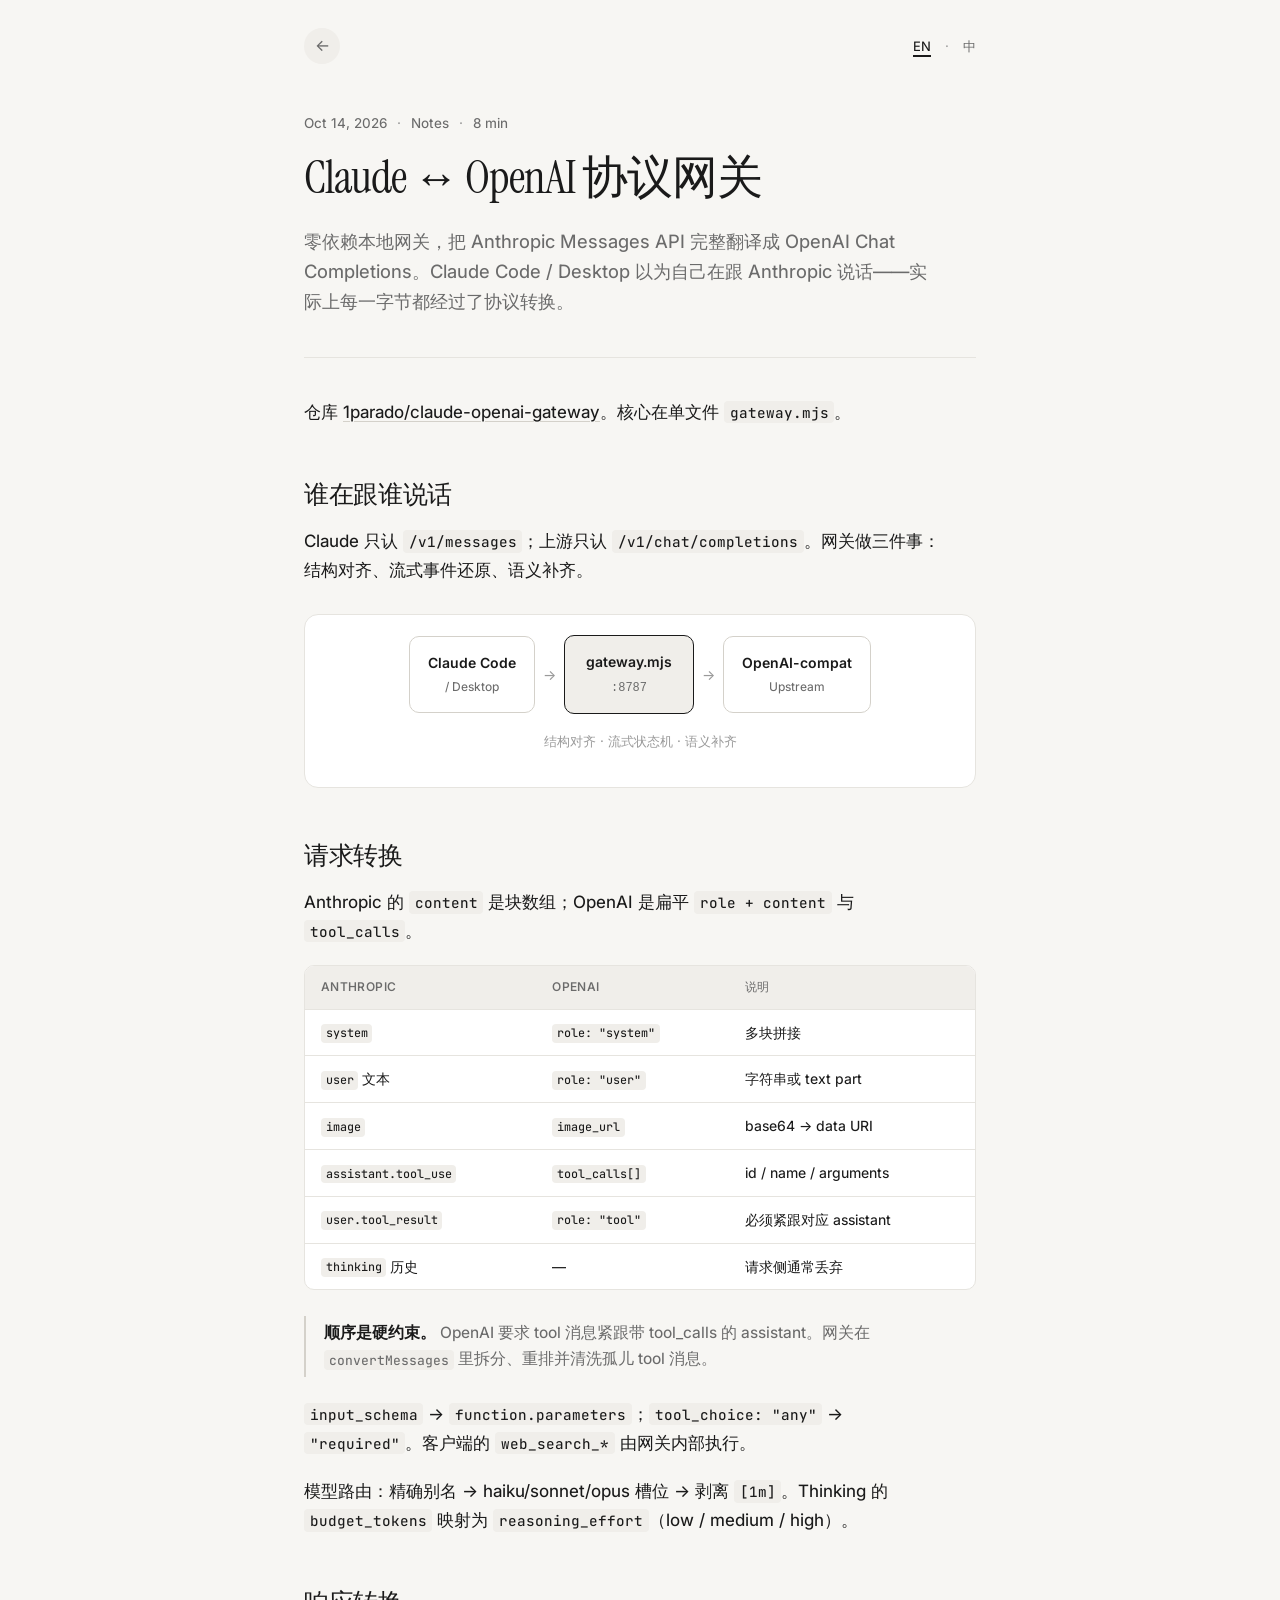
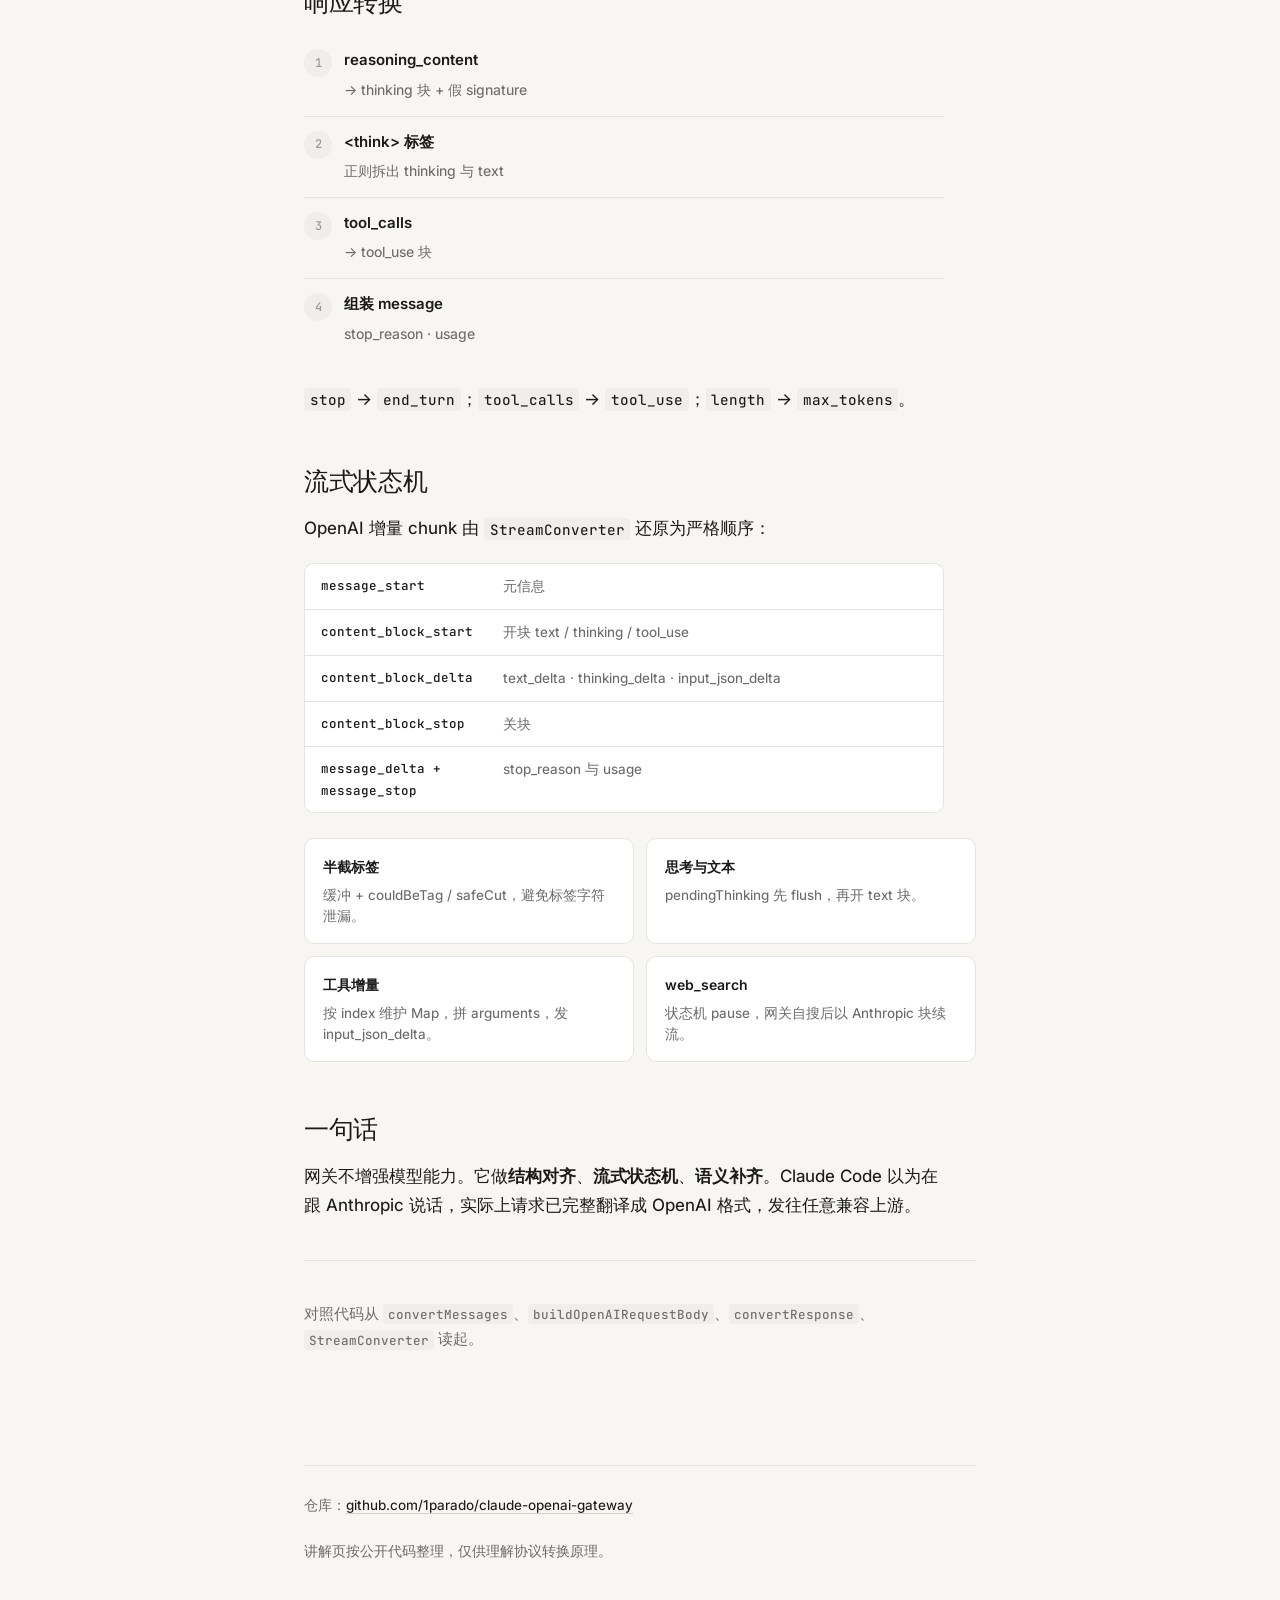
<file: docs/index.html>
<!DOCTYPE html>
<html lang="zh-CN">
<head>
<meta charset="UTF-8"/>
<meta name="viewport" content="width=device-width, initial-scale=1"/>
<title>Claude ↔ OpenAI 协议网关 · 原理笔记</title>
<link rel="preconnect" href="https://fonts.googleapis.com"/>
<link rel="preconnect" href="https://fonts.gstatic.com" crossorigin/>
<link href="https://fonts.googleapis.com/css2?family=Instrument+Serif:ital@0;1&family=Inter:wght@400;450;500;600&family=JetBrains+Mono:wght@400;500&display=swap" rel="stylesheet"/>
<link rel="stylesheet" href="styles.css"/>
</head>
<body>
<div class="top">
  <a class="back" href="https://github.com/1parado/claude-openai-gateway" title="Repo">←</a>
  <div class="top-right"><a class="active" href="#">EN</a><span style="color:var(--faint)"> · </span><a href="#">中</a></div>
</div>
<article>
<p class="meta">Oct 14, 2026 <span>·</span> Notes <span>·</span> 8 min</p>
<h1>Claude ↔ OpenAI 协议网关</h1>
<p class="dek">零依赖本地网关，把 Anthropic Messages API 完整翻译成 OpenAI Chat Completions。Claude Code / Desktop 以为自己在跟 Anthropic 说话——实际上每一字节都经过了协议转换。</p>
<hr class="rule"/>
<p>仓库 <a href="https://github.com/1parado/claude-openai-gateway" target="_blank" rel="noopener">1parado/claude-openai-gateway</a>。核心在单文件 <code>gateway.mjs</code>。</p>
<h2>谁在跟谁说话</h2>
<p>Claude 只认 <code>/v1/messages</code>；上游只认 <code>/v1/chat/completions</code>。网关做三件事：结构对齐、流式事件还原、语义补齐。</p>
<div class="diagram" style="padding:20px 24px">
<div style="display:flex;flex-wrap:wrap;align-items:center;gap:8px;justify-content:center;font-size:14px">
<div style="background:#fff;border:1px solid #d4d1ca;border-radius:10px;padding:14px 18px;text-align:center;min-width:120px"><strong>Claude Code</strong><br/><span style="color:#6b6b6b;font-size:12px">/ Desktop</span></div>
<span style="color:#9a9a9a">→</span>
<div style="background:#f0eeea;border:1.5px solid #1a1a1a;border-radius:10px;padding:14px 18px;text-align:center;min-width:130px"><strong>gateway.mjs</strong><br/><span style="font-family:monospace;font-size:12px;color:#6b6b6b">:8787</span></div>
<span style="color:#9a9a9a">→</span>
<div style="background:#fff;border:1px solid #d4d1ca;border-radius:10px;padding:14px 18px;text-align:center;min-width:120px"><strong>OpenAI-compat</strong><br/><span style="color:#6b6b6b;font-size:12px">Upstream</span></div>
</div>
<p class="diagram-caption" style="margin-top:16px">结构对齐 · 流式状态机 · 语义补齐</p>
</div>
<h2>请求转换</h2>
<p>Anthropic 的 <code>content</code> 是块数组；OpenAI 是扁平 <code>role + content</code> 与 <code>tool_calls</code>。</p>
<div class="table-wrap"><table>
<thead><tr><th>Anthropic</th><th>OpenAI</th><th>说明</th></tr></thead>
<tbody>
<tr><td><code>system</code></td><td><code>role: "system"</code></td><td>多块拼接</td></tr>
<tr><td><code>user</code> 文本</td><td><code>role: "user"</code></td><td>字符串或 text part</td></tr>
<tr><td><code>image</code></td><td><code>image_url</code></td><td>base64 → data URI</td></tr>
<tr><td><code>assistant.tool_use</code></td><td><code>tool_calls[]</code></td><td>id / name / arguments</td></tr>
<tr><td><code>user.tool_result</code></td><td><code>role: "tool"</code></td><td>必须紧跟对应 assistant</td></tr>
<tr><td><code>thinking</code> 历史</td><td>—</td><td>请求侧通常丢弃</td></tr>
</tbody></table></div>
<div class="note"><strong>顺序是硬约束。</strong> OpenAI 要求 tool 消息紧跟带 tool_calls 的 assistant。网关在 <code>convertMessages</code> 里拆分、重排并清洗孤儿 tool 消息。</div>
<p><code>input_schema</code> → <code>function.parameters</code>；<code>tool_choice: "any"</code> → <code>"required"</code>。客户端的 <code>web_search_*</code> 由网关内部执行。</p>
<p>模型路由：精确别名 → haiku/sonnet/opus 槽位 → 剥离 <code>[1m]</code>。Thinking 的 <code>budget_tokens</code> 映射为 <code>reasoning_effort</code>（low / medium / high）。</p>
<h2>响应转换</h2>
<ol class="steps">
<li><div><strong>reasoning_content</strong><span>→ thinking 块 + 假 signature</span></div></li>
<li><div><strong>&lt;think&gt; 标签</strong><span>正则拆出 thinking 与 text</span></div></li>
<li><div><strong>tool_calls</strong><span>→ tool_use 块</span></div></li>
<li><div><strong>组装 message</strong><span>stop_reason · usage</span></div></li>
</ol>
<p><code>stop</code> → <code>end_turn</code>；<code>tool_calls</code> → <code>tool_use</code>；<code>length</code> → <code>max_tokens</code>。</p>
<h2>流式状态机</h2>
<p>OpenAI 增量 chunk 由 <code>StreamConverter</code> 还原为严格顺序：</p>
<ul class="sse">
<li><span class="ev">message_start</span><span class="desc">元信息</span></li>
<li><span class="ev">content_block_start</span><span class="desc">开块 text / thinking / tool_use</span></li>
<li><span class="ev">content_block_delta</span><span class="desc">text_delta · thinking_delta · input_json_delta</span></li>
<li><span class="ev">content_block_stop</span><span class="desc">关块</span></li>
<li><span class="ev">message_delta + message_stop</span><span class="desc">stop_reason 与 usage</span></li>
</ul>
<div class="pair">
<div class="pair-card"><h4>半截标签</h4><p>缓冲 + couldBeTag / safeCut，避免标签字符泄漏。</p></div>
<div class="pair-card"><h4>思考与文本</h4><p>pendingThinking 先 flush，再开 text 块。</p></div>
<div class="pair-card"><h4>工具增量</h4><p>按 index 维护 Map，拼 arguments，发 input_json_delta。</p></div>
<div class="pair-card"><h4>web_search</h4><p>状态机 pause，网关自搜后以 Anthropic 块续流。</p></div>
</div>
<h2>一句话</h2>
<p>网关不增强模型能力。它做<strong>结构对齐</strong>、<strong>流式状态机</strong>、<strong>语义补齐</strong>。Claude Code 以为在跟 Anthropic 说话，实际上请求已完整翻译成 OpenAI 格式，发往任意兼容上游。</p>
<hr class="rule"/>
<p style="color:var(--muted);font-size:15px;max-width:var(--measure)">对照代码从 <code>convertMessages</code>、<code>buildOpenAIRequestBody</code>、<code>convertResponse</code>、<code>StreamConverter</code> 读起。</p>
</article>
<footer><div class="repo">仓库：<a href="https://github.com/1parado/claude-openai-gateway" target="_blank" rel="noopener">github.com/1parado/claude-openai-gateway</a><br/><br/>讲解页按公开代码整理，仅供理解协议转换原理。</div></footer>
</body>
</html>
</file>
<file: docs/styles.css>
:root {
      --bg: #f7f6f3;
      --text: #1a1a1a;
      --muted: #6b6b6b;
      --faint: #9a9a9a;
      --line: #e6e4df;
      --line-strong: #d4d1ca;
      --soft: #f0eeea;
      --code-bg: #f0eeea;
      --measure: 40rem;
      --font: "Inter", "PingFang SC", "Microsoft YaHei", system-ui, sans-serif;
      --serif: "Instrument Serif", "Songti SC", "Noto Serif SC", Georgia, serif;
      --mono: "JetBrains Mono", ui-monospace, SFMono-Regular, Menlo, Consolas, monospace;
    }
    * { box-sizing: border-box; margin: 0; padding: 0; }
    html { scroll-behavior: smooth; }
    body {
      font-family: var(--font);
      background: var(--bg);
      color: var(--text);
      font-size: 17px;
      line-height: 1.7;
      -webkit-font-smoothing: antialiased;
      font-weight: 450;
    }
    a {
      color: var(--text);
      text-decoration: underline;
      text-decoration-thickness: 1px;
      text-underline-offset: 3px;
      text-decoration-color: var(--line-strong);
      transition: text-decoration-color .15s;
    }
    a:hover { text-decoration-color: var(--text); }

    .top {
      max-width: 720px;
      margin: 0 auto;
      padding: 28px 24px 0;
      display: flex;
      justify-content: space-between;
      align-items: center;
    }
    .back {
      display: inline-flex;
      align-items: center;
      justify-content: center;
      width: 36px;
      height: 36px;
      border-radius: 50%;
      background: var(--soft);
      color: var(--muted);
      text-decoration: none;
      font-size: 16px;
      transition: background .15s;
    }
    .back:hover { background: var(--line); text-decoration: none; }
    .top-right {
      display: flex;
      align-items: center;
      gap: 14px;
      font-size: 13px;
      color: var(--muted);
    }
    .top-right a { text-decoration: none; color: var(--muted); }
    .top-right a:hover { color: var(--text); }
    .top-right .active {
      color: var(--text);
      text-decoration: underline;
      text-underline-offset: 4px;
      text-decoration-thickness: 1.5px;
    }

    article {
      max-width: 720px;
      margin: 0 auto;
      padding: 48px 24px 96px;
    }
    .meta {
      font-size: 13.5px;
      color: var(--muted);
      margin-bottom: 16px;
    }
    .meta span { margin: 0 6px; color: var(--faint); }

    h1 {
      font-family: var(--serif);
      font-size: clamp(2.2rem, 5vw, 2.85rem);
      font-weight: 400;
      line-height: 1.2;
      letter-spacing: -0.02em;
      margin-bottom: 20px;
    }
    .dek {
      font-size: 1.15rem;
      line-height: 1.65;
      color: var(--muted);
      max-width: var(--measure);
      margin-bottom: 36px;
    }
    hr.rule {
      border: none;
      border-top: 1px solid var(--line);
      margin: 40px 0;
    }
    h2 {
      font-family: var(--serif);
      font-size: 1.55rem;
      font-weight: 400;
      letter-spacing: -0.015em;
      margin: 52px 0 16px;
      line-height: 1.3;
    }
    h3 {
      font-size: 1rem;
      font-weight: 600;
      margin: 36px 0 12px;
      letter-spacing: -0.01em;
    }
    p { max-width: var(--measure); margin-bottom: 1.15em; }
    strong { font-weight: 600; }
    ul, ol {
      max-width: var(--measure);
      margin: 0 0 1.25em;
      padding-left: 1.35em;
    }
    li { margin-bottom: 0.45em; }
    li::marker { color: var(--faint); }

    code {
      font-family: var(--mono);
      font-size: 0.84em;
      background: var(--code-bg);
      padding: 0.12em 0.4em;
      border-radius: 4px;
    }
    pre {
      background: var(--code-bg);
      border-radius: 10px;
      padding: 18px 20px;
      overflow-x: auto;
      margin: 0 0 1.5em;
      font-size: 13px;
      line-height: 1.55;
      font-family: var(--mono);
      color: #333;
    }
    pre code { background: none; padding: 0; font-size: inherit; }

    .table-wrap {
      overflow-x: auto;
      margin: 0 0 1.5em;
      border-radius: 10px;
      border: 1px solid var(--line);
      background: #fff;
    }
    table { width: 100%; border-collapse: collapse; font-size: 14px; }
    th, td {
      text-align: left;
      padding: 11px 16px;
      border-bottom: 1px solid var(--line);
      vertical-align: top;
    }
    th {
      font-weight: 550;
      font-size: 12px;
      letter-spacing: 0.03em;
      text-transform: uppercase;
      color: var(--muted);
      background: var(--soft);
    }
    tr:last-child td { border-bottom: none; }

    .note {
      border-left: 2px solid var(--line-strong);
      padding: 4px 0 4px 18px;
      margin: 1.5em 0;
      color: var(--muted);
      font-size: 15.5px;
      max-width: var(--measure);
    }
    .note strong { color: var(--text); }

    .diagram {
      margin: 1.75em 0 2em;
      background: #fff;
      border: 1px solid var(--line);
      border-radius: 14px;
      padding: 28px 20px 24px;
      overflow-x: auto;
    }
    .diagram svg {
      display: block;
      margin: 0 auto;
      max-width: 100%;
      height: auto;
    }
    .diagram-caption {
      text-align: center;
      font-size: 13px;
      color: var(--faint);
      margin-top: 14px;
    }

    .steps {
      list-style: none;
      padding: 0;
      max-width: var(--measure);
      margin: 0 0 1.5em;
      counter-reset: step;
    }
    .steps li {
      counter-increment: step;
      display: grid;
      grid-template-columns: 28px 1fr;
      gap: 12px;
      padding: 12px 0;
      border-bottom: 1px solid var(--line);
      margin: 0;
    }
    .steps li:last-child { border-bottom: none; }
    .steps li::before {
      content: counter(step);
      font-family: var(--mono);
      font-size: 12px;
      font-weight: 500;
      color: var(--faint);
      width: 28px;
      height: 28px;
      border-radius: 50%;
      background: var(--soft);
      display: flex;
      align-items: center;
      justify-content: center;
      margin-top: 2px;
    }
    .steps strong { display: block; font-size: 15px; margin-bottom: 2px; }
    .steps span { font-size: 14px; color: var(--muted); }

    .sse {
      list-style: none;
      padding: 0;
      margin: 0 0 1.5em;
      max-width: var(--measure);
      border: 1px solid var(--line);
      border-radius: 10px;
      overflow: hidden;
      background: #fff;
    }
    .sse li {
      display: grid;
      grid-template-columns: 170px 1fr;
      gap: 12px;
      padding: 11px 16px;
      border-bottom: 1px solid var(--line);
      margin: 0;
      font-size: 13.5px;
    }
    .sse li:last-child { border-bottom: none; }
    .sse .ev {
      font-family: var(--mono);
      font-size: 12.5px;
      font-weight: 500;
    }
    .sse .desc { color: var(--muted); }

    .pair {
      display: grid;
      grid-template-columns: 1fr 1fr;
      gap: 12px;
      margin: 0 0 1.5em;
    }
    @media (max-width: 600px) {
      .pair { grid-template-columns: 1fr; }
      .sse li { grid-template-columns: 1fr; gap: 4px; }
    }
    .pair-card {
      background: #fff;
      border: 1px solid var(--line);
      border-radius: 10px;
      padding: 16px 18px;
    }
    .pair-card h4 {
      font-size: 14px;
      font-weight: 600;
      margin-bottom: 6px;
    }
    .pair-card p {
      font-size: 13.5px;
      color: var(--muted);
      margin: 0;
      line-height: 1.55;
      max-width: none;
    }

    footer {
      max-width: 720px;
      margin: 0 auto;
      padding: 0 24px 64px;
      font-size: 13.5px;
      color: var(--muted);
    }
    footer .repo {
      border-top: 1px solid var(--line);
      padding-top: 28px;
    }
</file>
